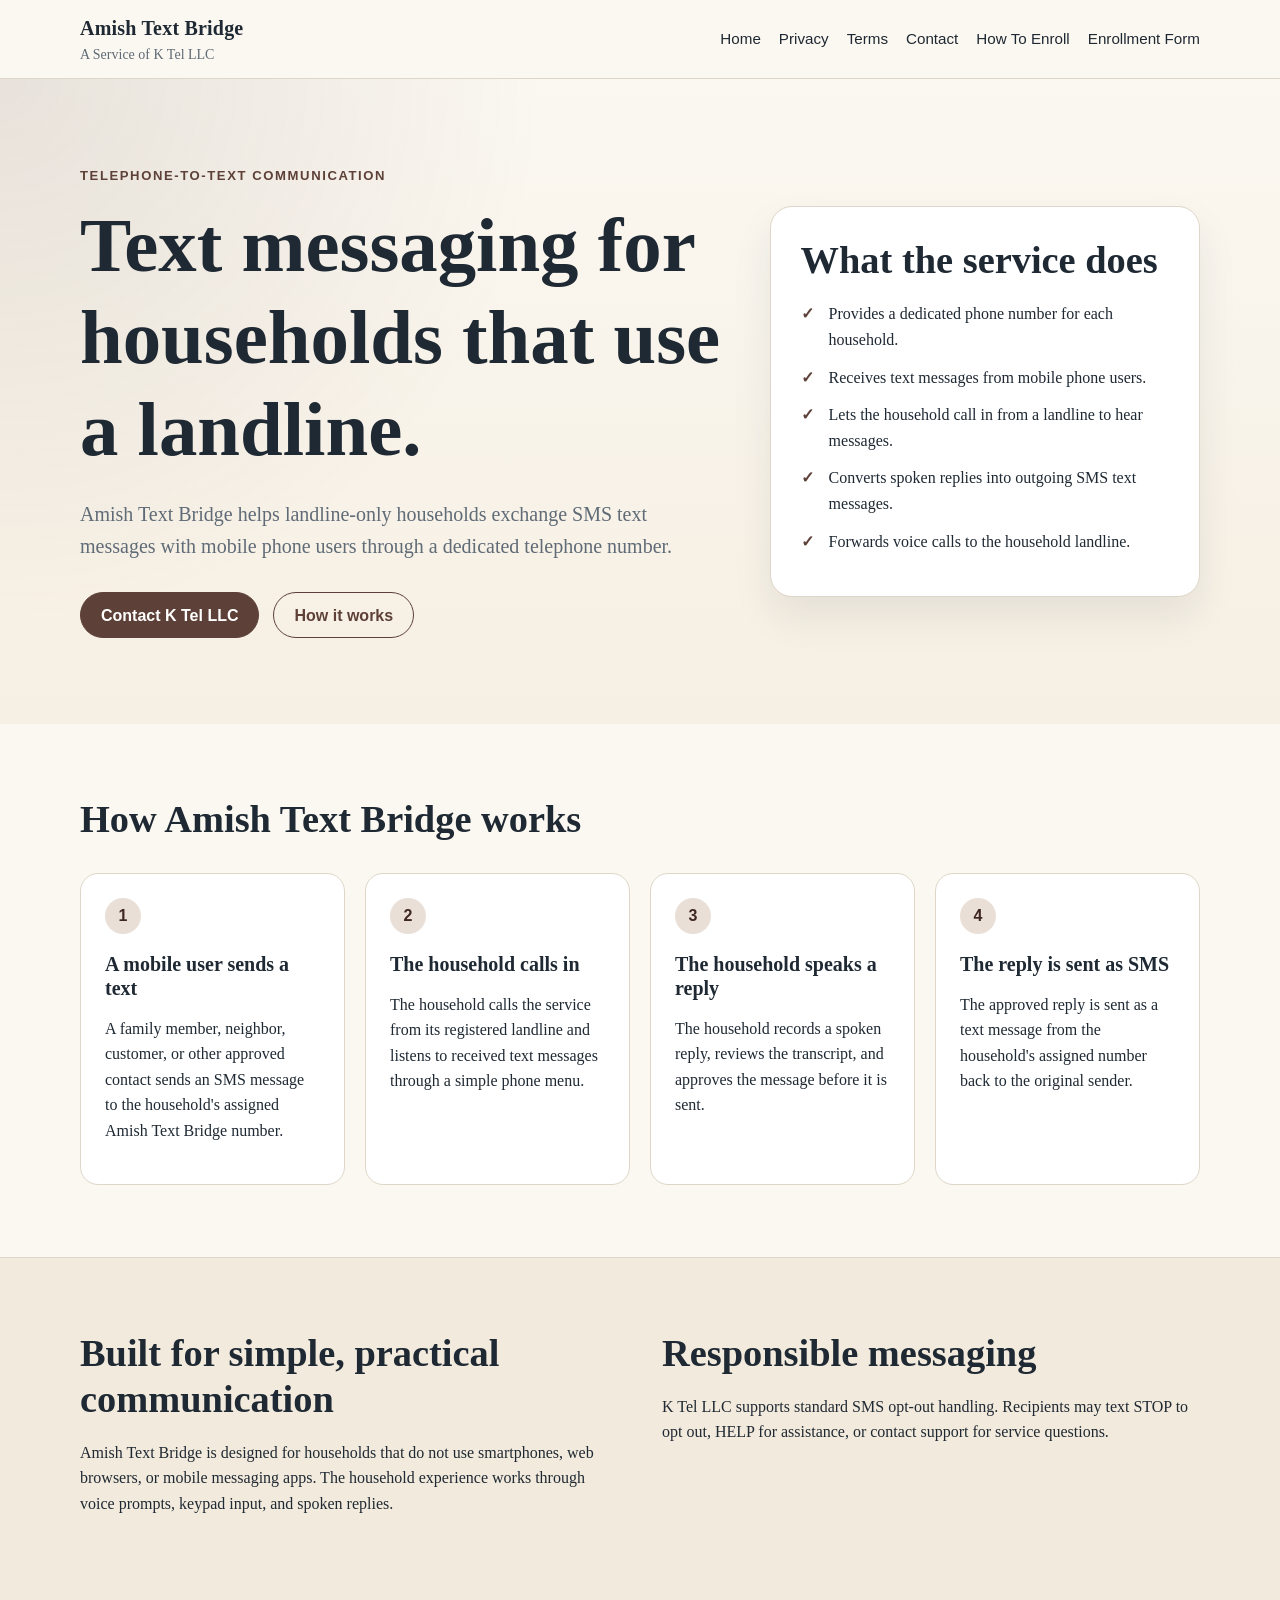
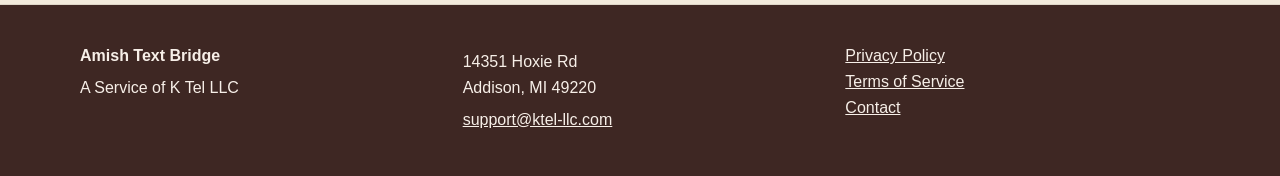
<file: index.html>
<!doctype html>
<html lang="en">
<head>
  <meta charset="utf-8">
  <meta name="viewport" content="width=device-width, initial-scale=1">
  <title>Amish Text Bridge | A Service of K Tel LLC</title>
  <meta name="description" content="Amish Text Bridge is a telephone-to-text communications service from K Tel LLC for landline-only households.">
  <link rel="stylesheet" href="styles.css">
</head>
<body>
  <header class="site-header">
    <div class="container nav-wrap">
      <a class="brand" href="index.html">
        <span class="brand-main">Amish Text Bridge</span>
        <span class="brand-sub">A Service of K Tel LLC</span>
      </a>
      <nav class="site-nav" aria-label="Main navigation">
        <a href="index.html">Home</a>
        <a href="privacy.html">Privacy</a>
        <a href="terms.html">Terms</a>
        <a href="contact.html">Contact</a>
        <a href="enrollment.html">How To Enroll</a>
        <a href="enrollment-form.html">Enrollment Form</a>
      </nav>
    </div>
  </header>

  <main>
    <section class="hero">
      <div class="container hero-grid">
        <div>
          <p class="eyebrow">Telephone-to-text communication</p>
          <h1>Text messaging for households that use a landline.</h1>
          <p class="lead">
            Amish Text Bridge helps landline-only households exchange SMS text messages
            with mobile phone users through a dedicated telephone number.
          </p>
          <div class="hero-actions">
            <a class="button" href="contact.html">Contact K Tel LLC</a>
            <a class="button button-secondary" href="#how-it-works">How it works</a>
          </div>
        </div>
        <div class="card">
          <h2>What the service does</h2>
          <ul class="check-list">
            <li>Provides a dedicated phone number for each household.</li>
            <li>Receives text messages from mobile phone users.</li>
            <li>Lets the household call in from a landline to hear messages.</li>
            <li>Converts spoken replies into outgoing SMS text messages.</li>
            <li>Forwards voice calls to the household landline.</li>
          </ul>
        </div>
      </div>
    </section>

    <section id="how-it-works" class="section">
      <div class="container">
        <h2>How Amish Text Bridge works</h2>
        <div class="steps">
          <div class="step">
            <span class="step-number">1</span>
            <h3>A mobile user sends a text</h3>
            <p>
              A family member, neighbor, customer, or other approved contact sends an SMS
              message to the household's assigned Amish Text Bridge number.
            </p>
          </div>
          <div class="step">
            <span class="step-number">2</span>
            <h3>The household calls in</h3>
            <p>
              The household calls the service from its registered landline and listens to
              received text messages through a simple phone menu.
            </p>
          </div>
          <div class="step">
            <span class="step-number">3</span>
            <h3>The household speaks a reply</h3>
            <p>
              The household records a spoken reply, reviews the transcript, and approves
              the message before it is sent.
            </p>
          </div>
          <div class="step">
            <span class="step-number">4</span>
            <h3>The reply is sent as SMS</h3>
            <p>
              The approved reply is sent as a text message from the household's assigned
              number back to the original sender.
            </p>
          </div>
        </div>
      </div>
    </section>

    <section class="section section-muted">
      <div class="container split">
        <div>
          <h2>Built for simple, practical communication</h2>
          <p>
            Amish Text Bridge is designed for households that do not use smartphones,
            web browsers, or mobile messaging apps. The household experience works
            through voice prompts, keypad input, and spoken replies.
          </p>
        </div>
        <div>
          <h2>Responsible messaging</h2>
          <p>
            K Tel LLC supports standard SMS opt-out handling. Recipients may text
            STOP to opt out, HELP for assistance, or contact support for service questions.
          </p>
        </div>
      </div>
    </section>
  </main>

  <footer class="site-footer">
    <div class="container footer-grid">
      <div>
        <strong>Amish Text Bridge</strong>
        <p>A Service of K Tel LLC</p>
      </div>
      <div>
        <p>14351 Hoxie Rd<br>Addison, MI 49220</p>
        <p><a href="mailto:support@ktel-llc.com">support@ktel-llc.com</a></p>
      </div>
      <div>
        <a href="privacy.html">Privacy Policy</a><br>
        <a href="terms.html">Terms of Service</a><br>
        <a href="contact.html">Contact</a>
      </div>
    </div>
  </footer>
</body>
</html>
</file>
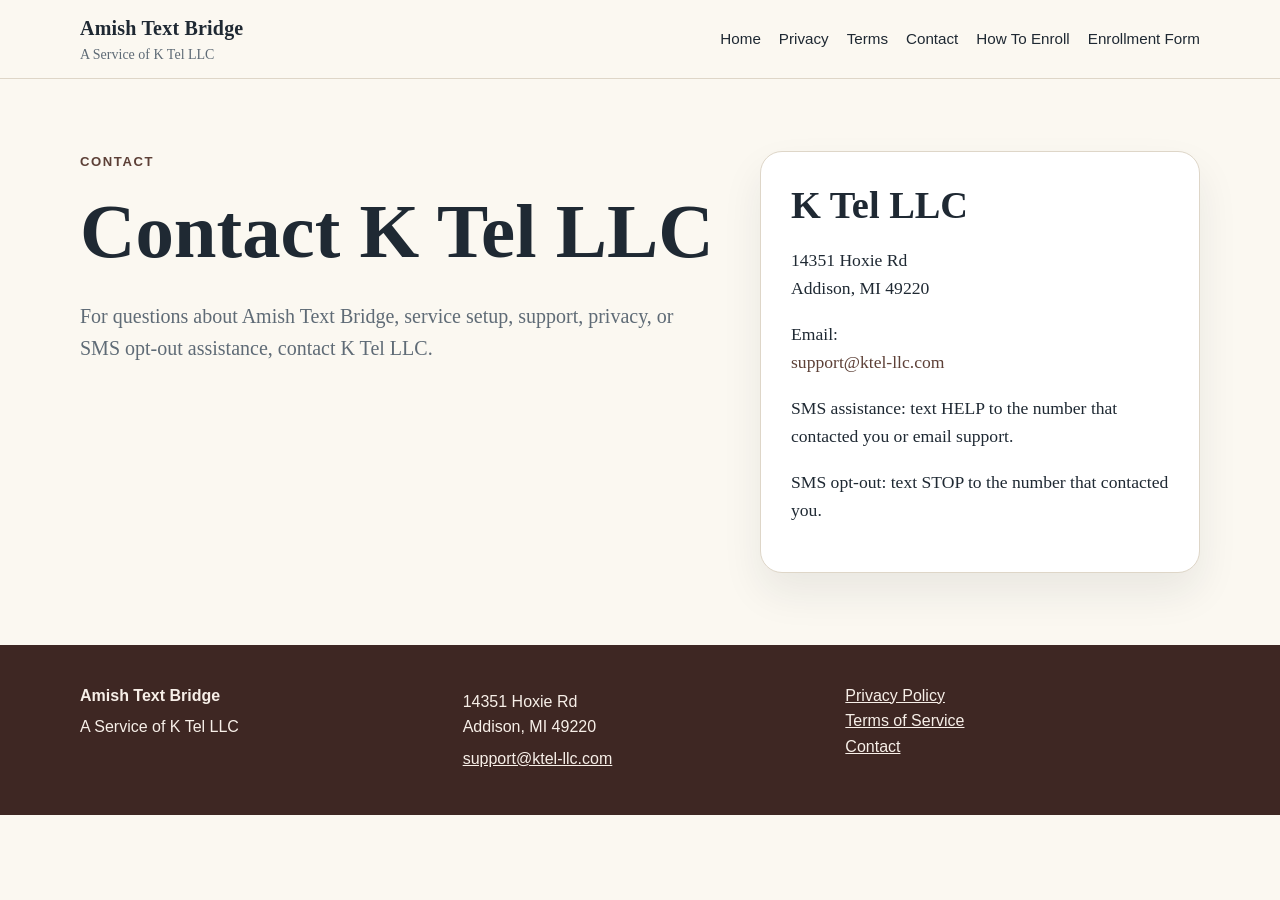
<file: contact.html>
<!doctype html>
<html lang="en">
<head>
  <meta charset="utf-8">
  <meta name="viewport" content="width=device-width, initial-scale=1">
  <title>Contact | Amish Text Bridge</title>
  <meta name="description" content="Contact K Tel LLC about Amish Text Bridge.">
  <link rel="stylesheet" href="styles.css">
</head>
<body>
  <header class="site-header">
    <div class="container nav-wrap">
      <a class="brand" href="index.html">
        <span class="brand-main">Amish Text Bridge</span>
        <span class="brand-sub">A Service of K Tel LLC</span>
      </a>
      <nav class="site-nav" aria-label="Main navigation">
        <a href="index.html">Home</a>
        <a href="privacy.html">Privacy</a>
        <a href="terms.html">Terms</a>
        <a href="contact.html">Contact</a>
        <a href="enrollment.html">How To Enroll</a>
        <a href="enrollment-form.html">Enrollment Form</a>
      </nav>
    </div>
  </header>

  <main class="section">
    <div class="container contact-grid">
      <div>
        <p class="eyebrow">Contact</p>
        <h1>Contact K Tel LLC</h1>
        <p class="lead">
          For questions about Amish Text Bridge, service setup, support, privacy,
          or SMS opt-out assistance, contact K Tel LLC.
        </p>
      </div>

      <div class="card contact-card">
        <h2>K Tel LLC</h2>
        <p>
          14351 Hoxie Rd<br>
          Addison, MI 49220
        </p>
        <p>
          Email:<br>
          <a href="mailto:support@ktel-llc.com">support@ktel-llc.com</a>
        </p>
        <p>
          SMS assistance: text HELP to the number that contacted you or email support.
        </p>
        <p>
          SMS opt-out: text STOP to the number that contacted you.
        </p>
      </div>
    </div>
  </main>

  <footer class="site-footer">
    <div class="container footer-grid">
      <div>
        <strong>Amish Text Bridge</strong>
        <p>A Service of K Tel LLC</p>
      </div>
      <div>
        <p>14351 Hoxie Rd<br>Addison, MI 49220</p>
        <p><a href="mailto:support@ktel-llc.com">support@ktel-llc.com</a></p>
      </div>
      <div>
        <a href="privacy.html">Privacy Policy</a><br>
        <a href="terms.html">Terms of Service</a><br>
        <a href="contact.html">Contact</a>
      </div>
    </div>
  </footer>
</body>
</html>
</file>
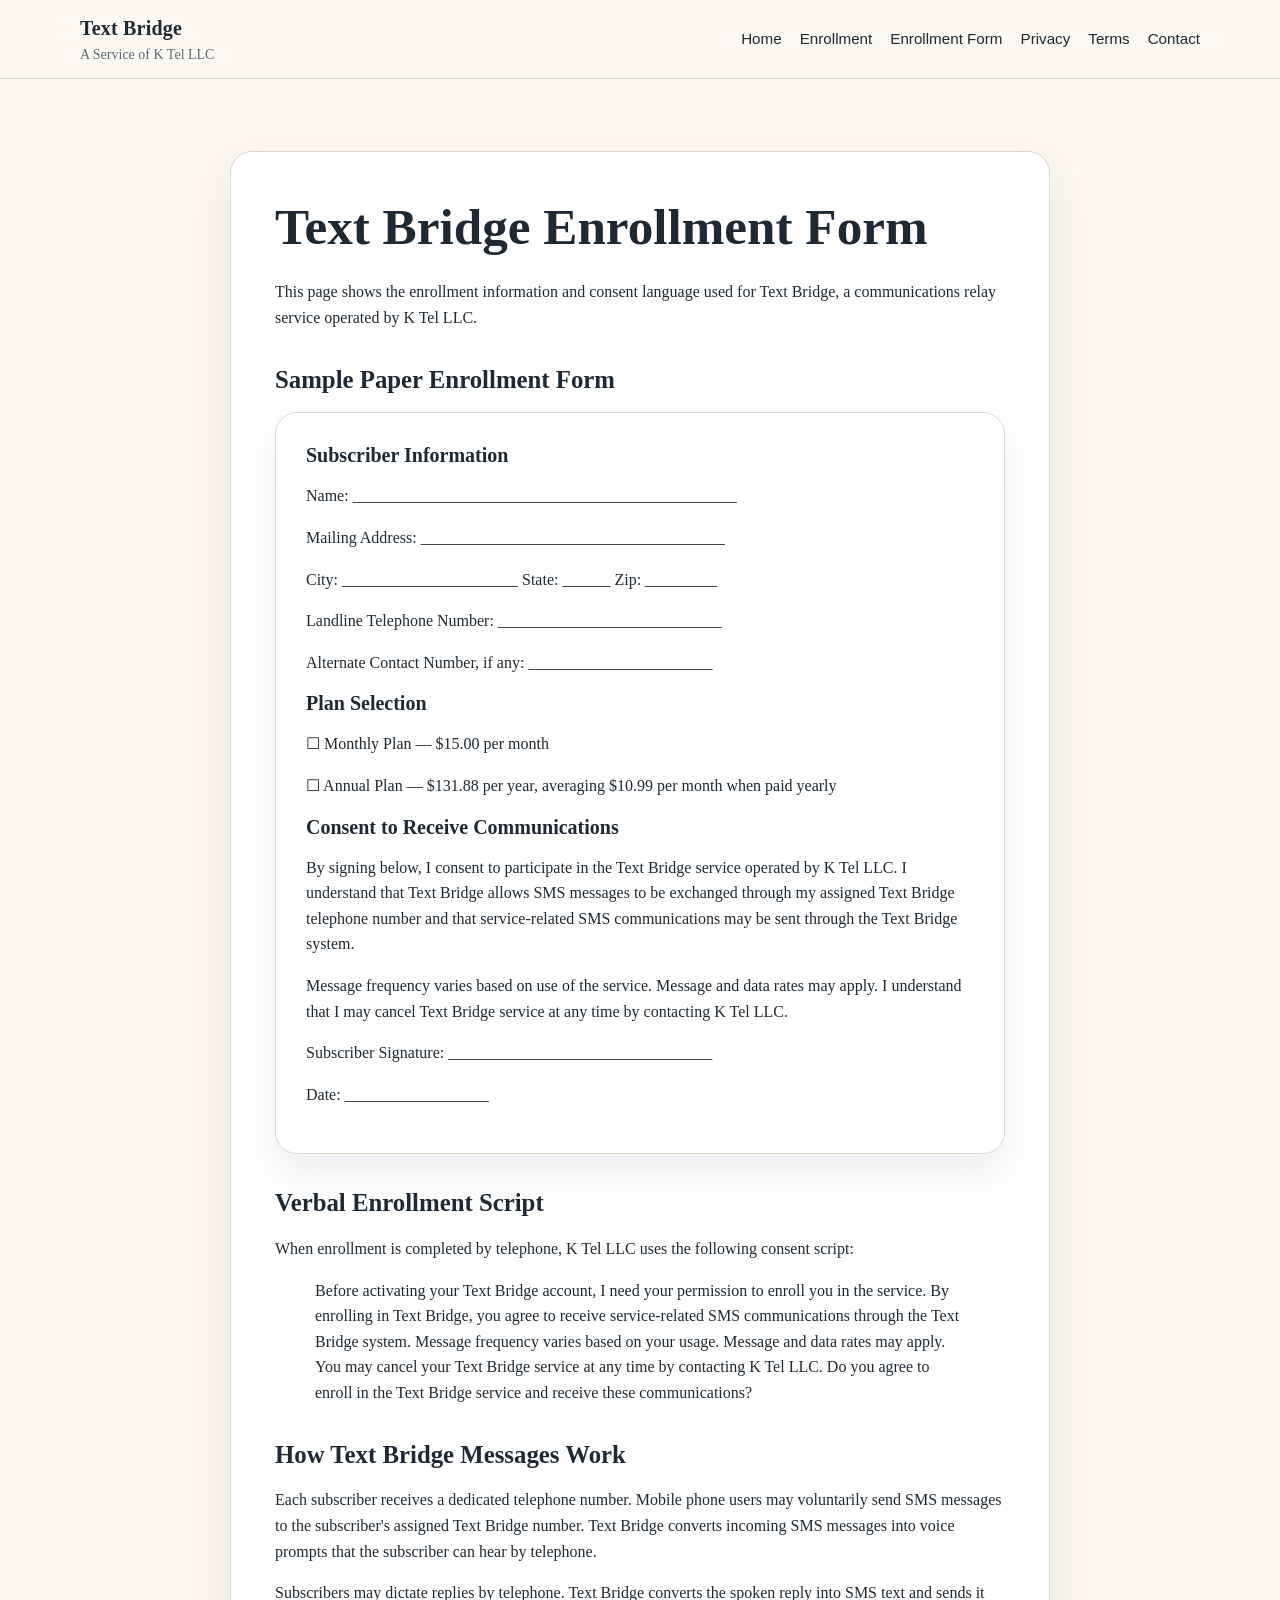
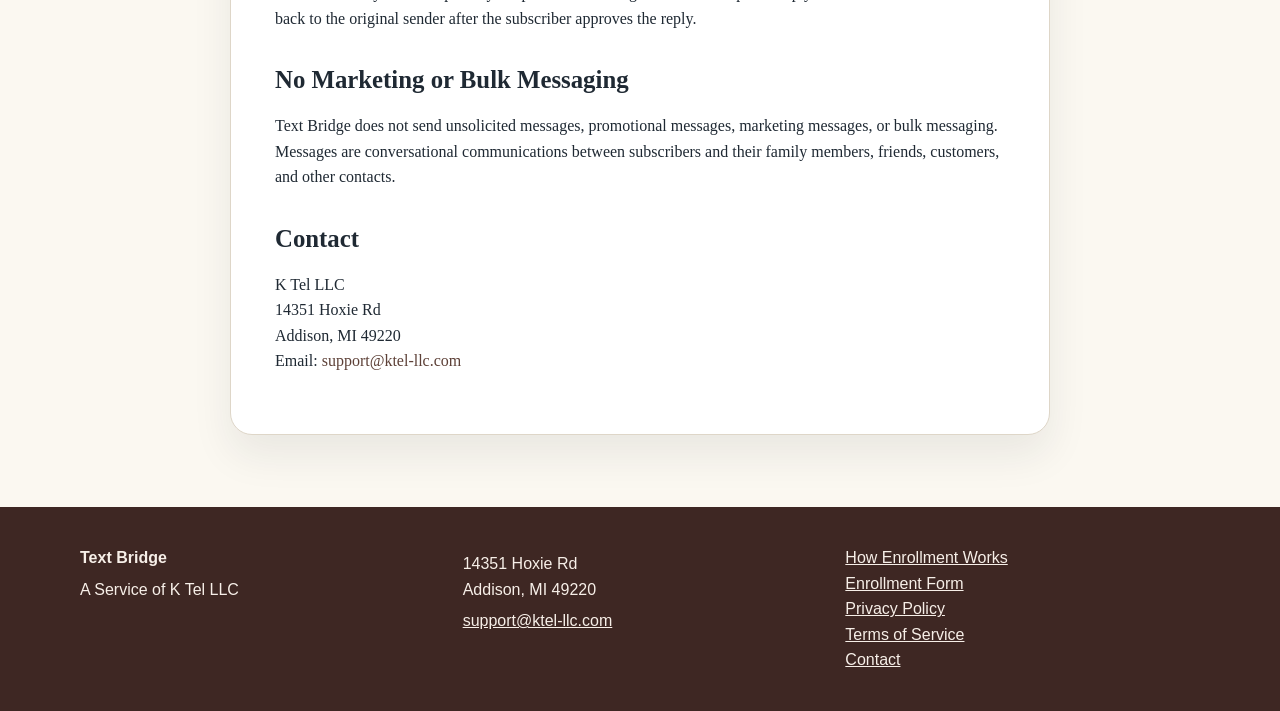
<file: enrollment-form.html>
<!doctype html>
<html lang="en">
<head>
  <meta charset="utf-8">
  <meta name="viewport" content="width=device-width, initial-scale=1">
  <title>Text Bridge Enrollment Form | K Tel LLC</title>
  <meta name="description" content="Sample Text Bridge enrollment form and consent language for K Tel LLC.">
  <link rel="stylesheet" href="styles.css">
</head>
<body>
  <header class="site-header">
    <div class="container nav-wrap">
      <a class="brand" href="index.html">
        <span class="brand-main">Text Bridge</span>
        <span class="brand-sub">A Service of K Tel LLC</span>
      </a>
      <nav class="site-nav" aria-label="Main navigation">
        <a href="index.html">Home</a>
        <a href="enrollment.html">Enrollment</a>
        <a href="enrollment-form.html">Enrollment Form</a>
        <a href="privacy.html">Privacy</a>
        <a href="terms.html">Terms</a>
        <a href="contact.html">Contact</a>
      </nav>
    </div>
  </header>

  <main class="section">
    <div class="container policy">
      <h1>Text Bridge Enrollment Form</h1>
      <p>
        This page shows the enrollment information and consent language used for Text Bridge,
        a communications relay service operated by K Tel LLC.
      </p>

      <h2>Sample Paper Enrollment Form</h2>

      <div class="card">
        <h3>Subscriber Information</h3>

        <p>Name: ________________________________________________</p>
        <p>Mailing Address: ______________________________________</p>
        <p>City: ______________________ State: ______ Zip: _________</p>
        <p>Landline Telephone Number: ____________________________</p>
        <p>Alternate Contact Number, if any: _______________________</p>

        <h3>Plan Selection</h3>
        <p>☐ Monthly Plan — $15.00 per month</p>
        <p>☐ Annual Plan — $131.88 per year, averaging $10.99 per month when paid yearly</p>

        <h3>Consent to Receive Communications</h3>
        <p>
          By signing below, I consent to participate in the Text Bridge service operated by
          K Tel LLC. I understand that Text Bridge allows SMS messages to be exchanged
          through my assigned Text Bridge telephone number and that service-related SMS
          communications may be sent through the Text Bridge system.
        </p>

        <p>
          Message frequency varies based on use of the service. Message and data rates may
          apply. I understand that I may cancel Text Bridge service at any time by contacting
          K Tel LLC.
        </p>

        <p>Subscriber Signature: _________________________________</p>
        <p>Date: __________________</p>
      </div>

      <h2>Verbal Enrollment Script</h2>
      <p>
        When enrollment is completed by telephone, K Tel LLC uses the following consent script:
      </p>

      <blockquote>
        Before activating your Text Bridge account, I need your permission to enroll you in
        the service. By enrolling in Text Bridge, you agree to receive service-related SMS
        communications through the Text Bridge system. Message frequency varies based on
        your usage. Message and data rates may apply. You may cancel your Text Bridge
        service at any time by contacting K Tel LLC. Do you agree to enroll in the Text
        Bridge service and receive these communications?
      </blockquote>

      <h2>How Text Bridge Messages Work</h2>
      <p>
        Each subscriber receives a dedicated telephone number. Mobile phone users may
        voluntarily send SMS messages to the subscriber's assigned Text Bridge number.
        Text Bridge converts incoming SMS messages into voice prompts that the subscriber
        can hear by telephone.
      </p>

      <p>
        Subscribers may dictate replies by telephone. Text Bridge converts the spoken reply
        into SMS text and sends it back to the original sender after the subscriber approves
        the reply.
      </p>

      <h2>No Marketing or Bulk Messaging</h2>
      <p>
        Text Bridge does not send unsolicited messages, promotional messages, marketing
        messages, or bulk messaging. Messages are conversational communications between
        subscribers and their family members, friends, customers, and other contacts.
      </p>

      <h2>Contact</h2>
      <p>
        K Tel LLC<br>
        14351 Hoxie Rd<br>
        Addison, MI 49220<br>
        Email: <a href="mailto:support@ktel-llc.com">support@ktel-llc.com</a>
      </p>
    </div>
  </main>

  <footer class="site-footer">
    <div class="container footer-grid">
      <div>
        <strong>Text Bridge</strong>
        <p>A Service of K Tel LLC</p>
      </div>
      <div>
        <p>14351 Hoxie Rd<br>Addison, MI 49220</p>
        <p><a href="mailto:support@ktel-llc.com">support@ktel-llc.com</a></p>
      </div>
      <div>
        <a href="enrollment.html">How Enrollment Works</a><br>
        <a href="enrollment-form.html">Enrollment Form</a><br>
        <a href="privacy.html">Privacy Policy</a><br>
        <a href="terms.html">Terms of Service</a><br>
        <a href="contact.html">Contact</a>
      </div>
    </div>
  </footer>
</body>
</html>
</file>
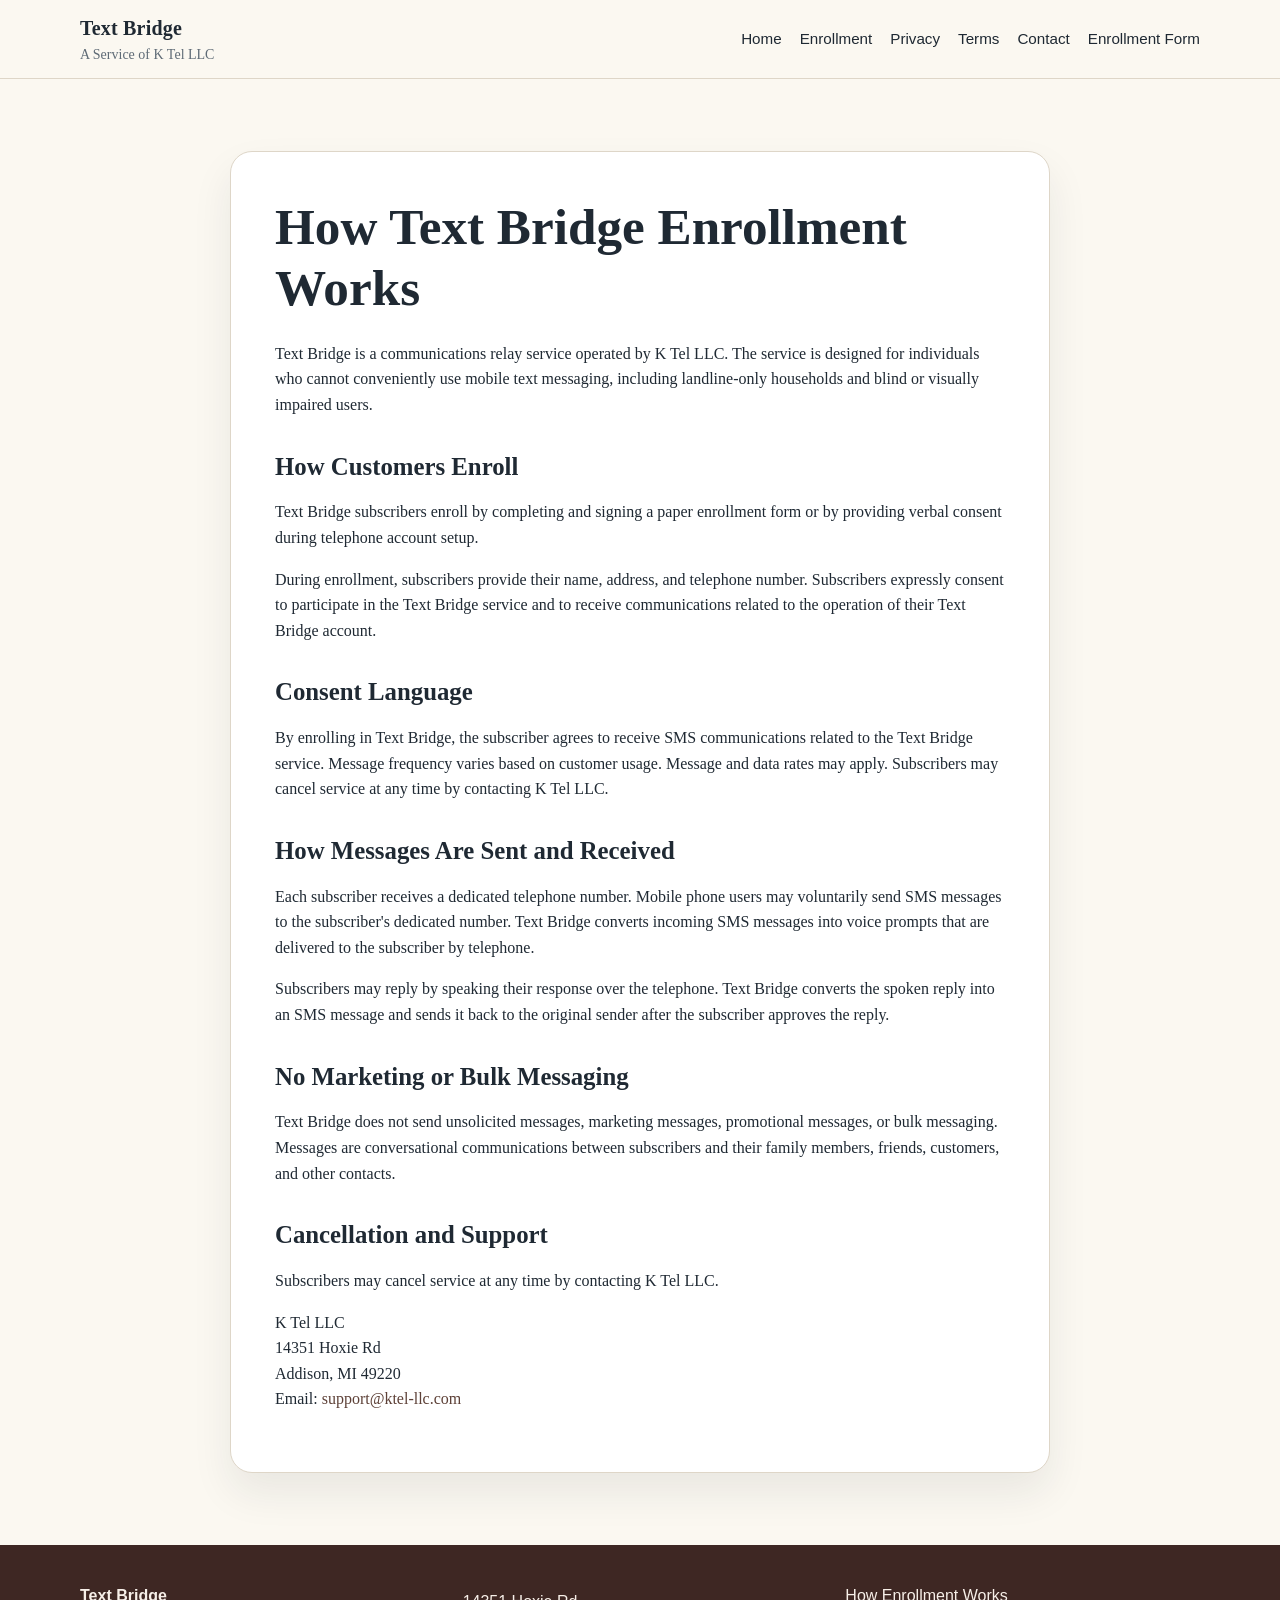
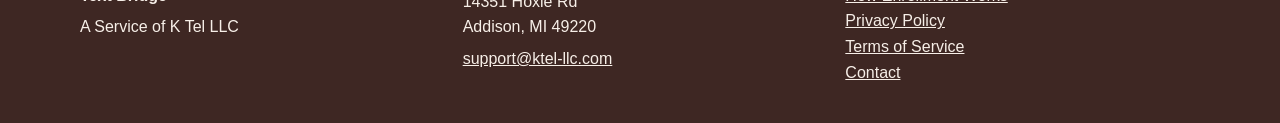
<file: enrollment.html>
<!doctype html>
<html lang="en">
<head>
  <meta charset="utf-8">
  <meta name="viewport" content="width=device-width, initial-scale=1">
  <title>How Enrollment Works | Text Bridge</title>
  <meta name="description" content="How customers enroll in Text Bridge, a service of K Tel LLC.">
  <link rel="stylesheet" href="styles.css">
</head>
<body>
  <header class="site-header">
    <div class="container nav-wrap">
      <a class="brand" href="index.html">
        <span class="brand-main">Text Bridge</span>
        <span class="brand-sub">A Service of K Tel LLC</span>
      </a>
      <nav class="site-nav" aria-label="Main navigation">
        <a href="index.html">Home</a>
        <a href="enrollment.html">Enrollment</a>
        <a href="privacy.html">Privacy</a>
        <a href="terms.html">Terms</a>
        <a href="contact.html">Contact</a>
         <a href="enrollment-form.html">Enrollment Form</a>
      </nav>
    </div>
  </header>

  <main class="section">
    <div class="container policy">
      <h1>How Text Bridge Enrollment Works</h1>

      <p>
        Text Bridge is a communications relay service operated by K Tel LLC. The service
        is designed for individuals who cannot conveniently use mobile text messaging,
        including landline-only households and blind or visually impaired users.
      </p>

      <h2>How Customers Enroll</h2>
      <p>
        Text Bridge subscribers enroll by completing and signing a paper enrollment form
        or by providing verbal consent during telephone account setup.
      </p>

      <p>
        During enrollment, subscribers provide their name, address, and telephone number.
        Subscribers expressly consent to participate in the Text Bridge service and to
        receive communications related to the operation of their Text Bridge account.
      </p>

      <h2>Consent Language</h2>
      <p>
        By enrolling in Text Bridge, the subscriber agrees to receive SMS communications
        related to the Text Bridge service. Message frequency varies based on customer
        usage. Message and data rates may apply. Subscribers may cancel service at any
        time by contacting K Tel LLC.
      </p>

      <h2>How Messages Are Sent and Received</h2>
      <p>
        Each subscriber receives a dedicated telephone number. Mobile phone users may
        voluntarily send SMS messages to the subscriber's dedicated number. Text Bridge
        converts incoming SMS messages into voice prompts that are delivered to the
        subscriber by telephone.
      </p>

      <p>
        Subscribers may reply by speaking their response over the telephone. Text Bridge
        converts the spoken reply into an SMS message and sends it back to the original
        sender after the subscriber approves the reply.
      </p>

      <h2>No Marketing or Bulk Messaging</h2>
      <p>
        Text Bridge does not send unsolicited messages, marketing messages, promotional
        messages, or bulk messaging. Messages are conversational communications between
        subscribers and their family members, friends, customers, and other contacts.
      </p>

      <h2>Cancellation and Support</h2>
      <p>
        Subscribers may cancel service at any time by contacting K Tel LLC.
      </p>

      <p>
        K Tel LLC<br>
        14351 Hoxie Rd<br>
        Addison, MI 49220<br>
        Email: <a href="mailto:support@ktel-llc.com">support@ktel-llc.com</a>
      </p>
    </div>
  </main>

  <footer class="site-footer">
    <div class="container footer-grid">
      <div>
        <strong>Text Bridge</strong>
        <p>A Service of K Tel LLC</p>
      </div>
      <div>
        <p>14351 Hoxie Rd<br>Addison, MI 49220</p>
        <p><a href="mailto:support@ktel-llc.com">support@ktel-llc.com</a></p>
      </div>
      <div>
        <a href="enrollment.html">How Enrollment Works</a><br>
        <a href="privacy.html">Privacy Policy</a><br>
        <a href="terms.html">Terms of Service</a><br>
        <a href="contact.html">Contact</a>
      </div>
    </div>
  </footer>
</body>
</html>
</file>
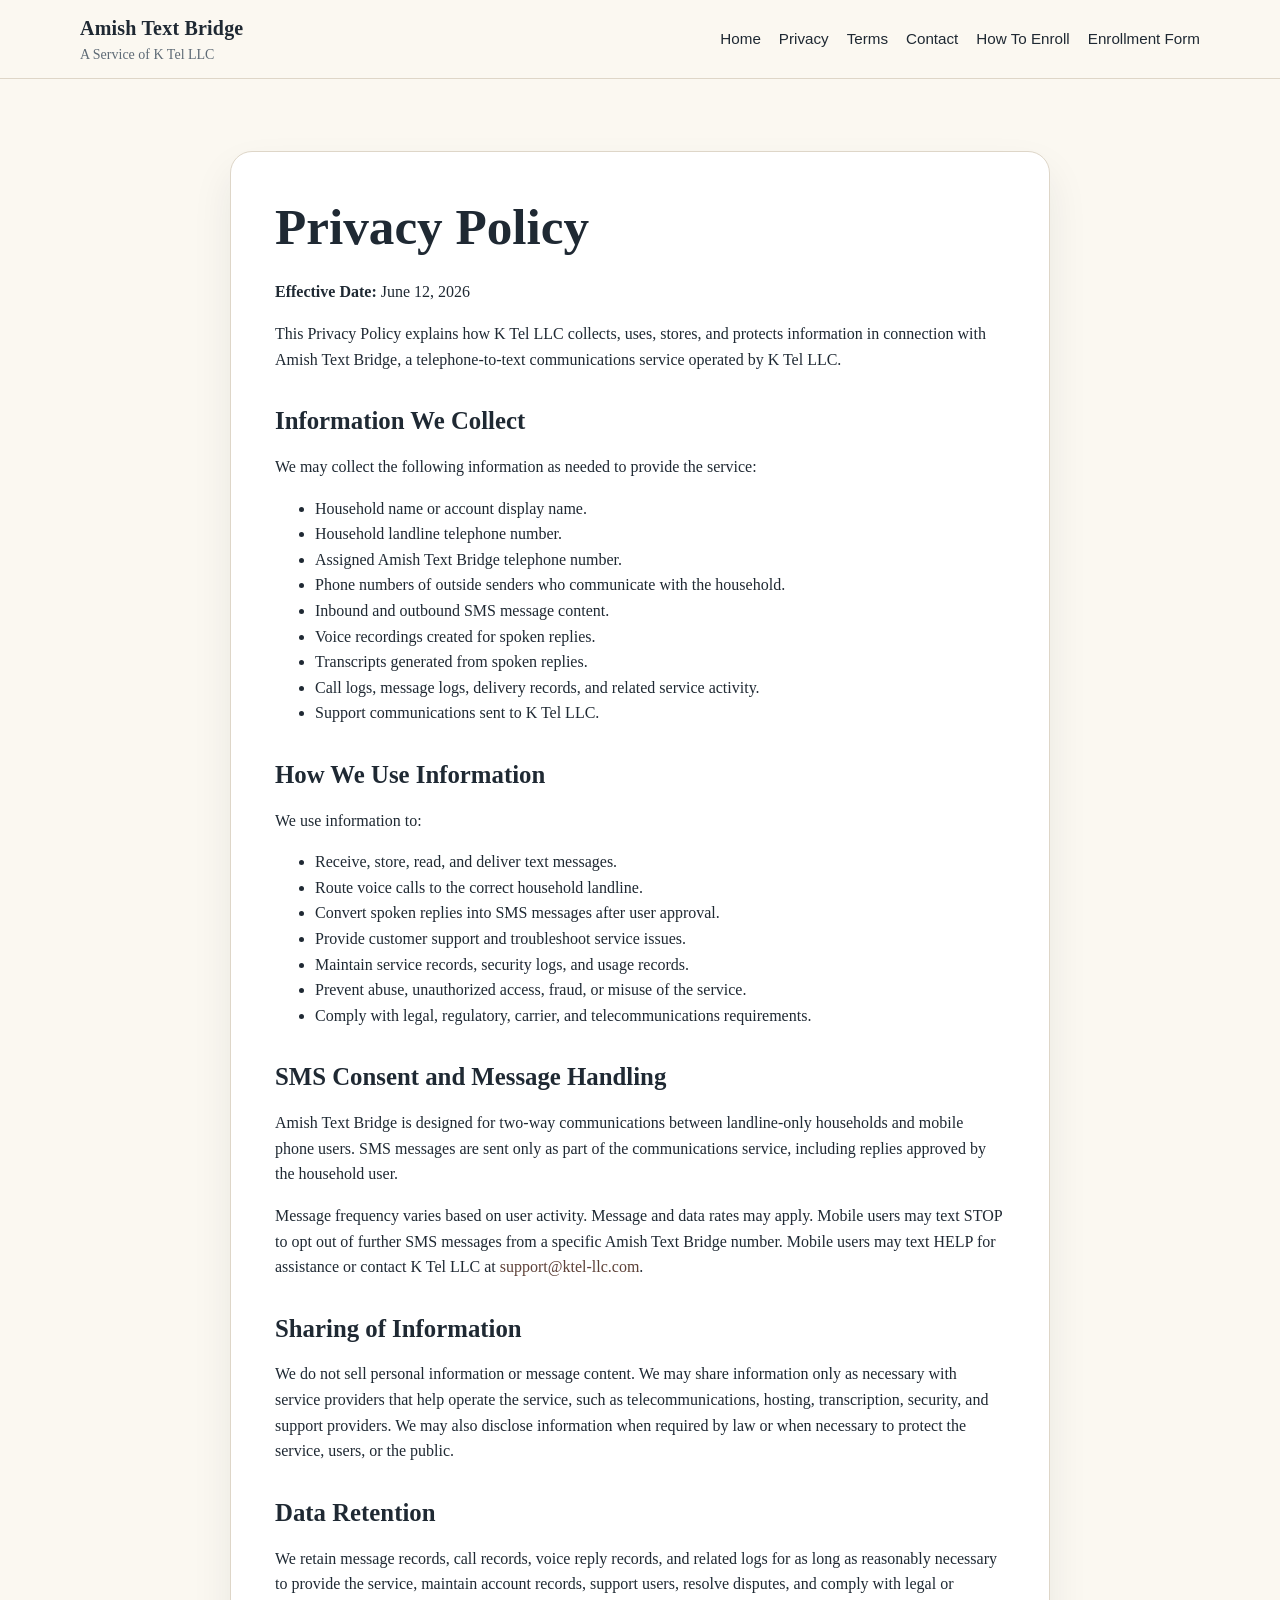
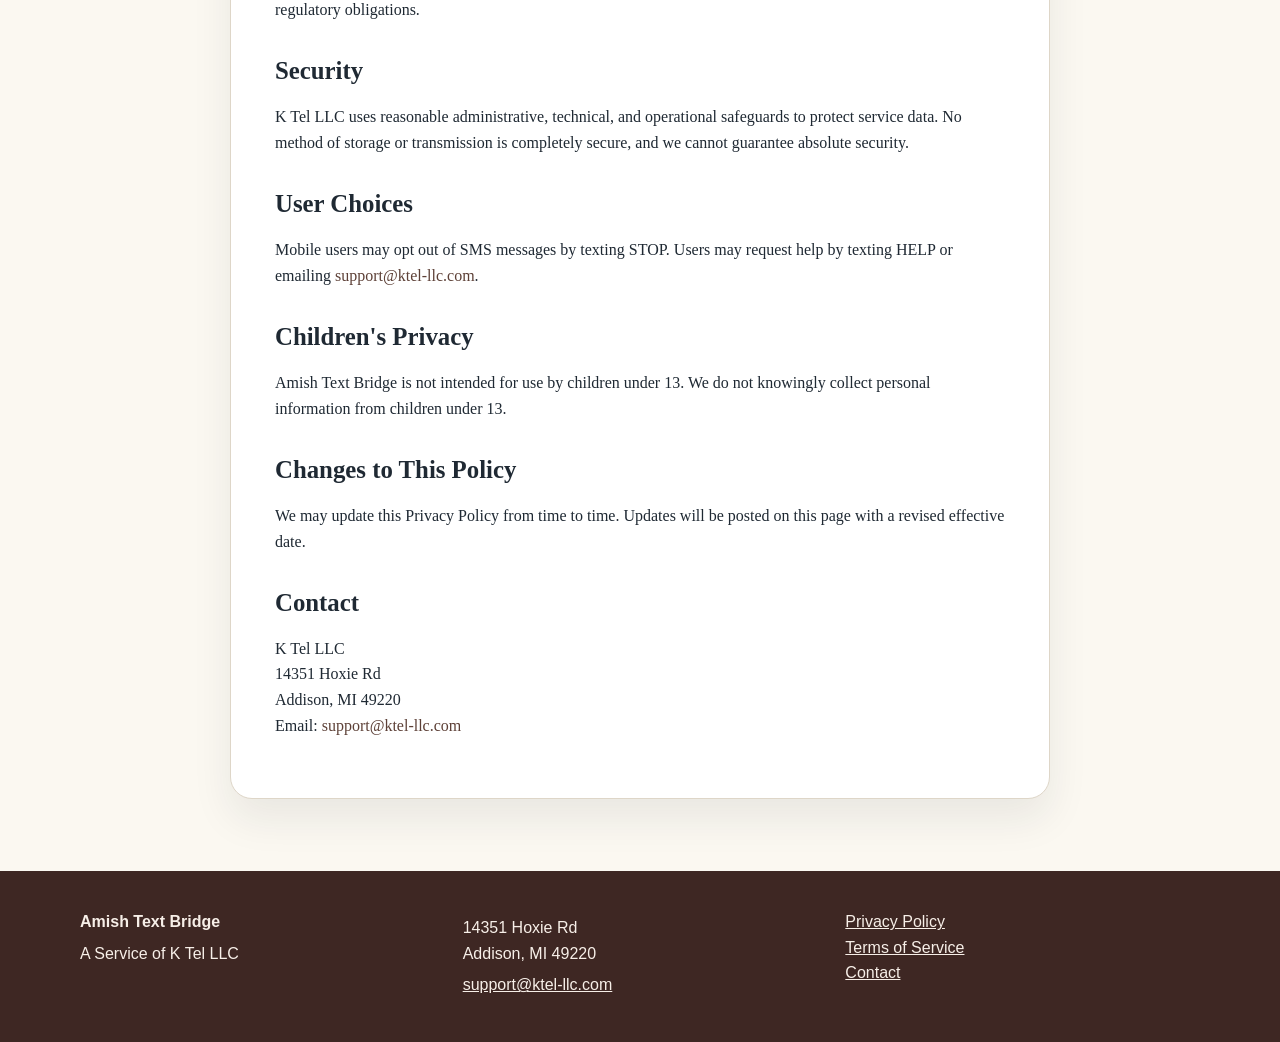
<file: privacy.html>
<!doctype html>
<html lang="en">
<head>
  <meta charset="utf-8">
  <meta name="viewport" content="width=device-width, initial-scale=1">
  <title>Privacy Policy | Amish Text Bridge</title>
  <meta name="description" content="Privacy Policy for Amish Text Bridge, a service of K Tel LLC.">
  <link rel="stylesheet" href="styles.css">
</head>
<body>
  <header class="site-header">
    <div class="container nav-wrap">
      <a class="brand" href="index.html">
        <span class="brand-main">Amish Text Bridge</span>
        <span class="brand-sub">A Service of K Tel LLC</span>
      </a>
      <nav class="site-nav" aria-label="Main navigation">
        <a href="index.html">Home</a>
        <a href="privacy.html">Privacy</a>
        <a href="terms.html">Terms</a>
        <a href="contact.html">Contact</a>
        <a href="enrollment.html">How To Enroll</a>
        <a href="enrollment-form.html">Enrollment Form</a>
      </nav>
    </div>
  </header>

  <main class="section">
    <div class="container policy">
      <h1>Privacy Policy</h1>
      <p><strong>Effective Date:</strong> June 12, 2026</p>

      <p>
        This Privacy Policy explains how K Tel LLC collects, uses, stores, and protects
        information in connection with Amish Text Bridge, a telephone-to-text communications
        service operated by K Tel LLC.
      </p>

      <h2>Information We Collect</h2>
      <p>We may collect the following information as needed to provide the service:</p>
      <ul>
        <li>Household name or account display name.</li>
        <li>Household landline telephone number.</li>
        <li>Assigned Amish Text Bridge telephone number.</li>
        <li>Phone numbers of outside senders who communicate with the household.</li>
        <li>Inbound and outbound SMS message content.</li>
        <li>Voice recordings created for spoken replies.</li>
        <li>Transcripts generated from spoken replies.</li>
        <li>Call logs, message logs, delivery records, and related service activity.</li>
        <li>Support communications sent to K Tel LLC.</li>
      </ul>

      <h2>How We Use Information</h2>
      <p>We use information to:</p>
      <ul>
        <li>Receive, store, read, and deliver text messages.</li>
        <li>Route voice calls to the correct household landline.</li>
        <li>Convert spoken replies into SMS messages after user approval.</li>
        <li>Provide customer support and troubleshoot service issues.</li>
        <li>Maintain service records, security logs, and usage records.</li>
        <li>Prevent abuse, unauthorized access, fraud, or misuse of the service.</li>
        <li>Comply with legal, regulatory, carrier, and telecommunications requirements.</li>
      </ul>

      <h2>SMS Consent and Message Handling</h2>
      <p>
        Amish Text Bridge is designed for two-way communications between landline-only
        households and mobile phone users. SMS messages are sent only as part of the
        communications service, including replies approved by the household user.
      </p>
      <p>
        Message frequency varies based on user activity. Message and data rates may apply.
        Mobile users may text STOP to opt out of further SMS messages from a specific
        Amish Text Bridge number. Mobile users may text HELP for assistance or contact
        K Tel LLC at <a href="mailto:support@ktel-llc.com">support@ktel-llc.com</a>.
      </p>

      <h2>Sharing of Information</h2>
      <p>
        We do not sell personal information or message content. We may share information
        only as necessary with service providers that help operate the service, such as
        telecommunications, hosting, transcription, security, and support providers.
        We may also disclose information when required by law or when necessary to protect
        the service, users, or the public.
      </p>

      <h2>Data Retention</h2>
      <p>
        We retain message records, call records, voice reply records, and related logs for
        as long as reasonably necessary to provide the service, maintain account records,
        support users, resolve disputes, and comply with legal or regulatory obligations.
      </p>

      <h2>Security</h2>
      <p>
        K Tel LLC uses reasonable administrative, technical, and operational safeguards to
        protect service data. No method of storage or transmission is completely secure,
        and we cannot guarantee absolute security.
      </p>

      <h2>User Choices</h2>
      <p>
        Mobile users may opt out of SMS messages by texting STOP. Users may request help
        by texting HELP or emailing <a href="mailto:support@ktel-llc.com">support@ktel-llc.com</a>.
      </p>

      <h2>Children's Privacy</h2>
      <p>
        Amish Text Bridge is not intended for use by children under 13. We do not knowingly
        collect personal information from children under 13.
      </p>

      <h2>Changes to This Policy</h2>
      <p>
        We may update this Privacy Policy from time to time. Updates will be posted on this
        page with a revised effective date.
      </p>

      <h2>Contact</h2>
      <p>
        K Tel LLC<br>
        14351 Hoxie Rd<br>
        Addison, MI 49220<br>
        Email: <a href="mailto:support@ktel-llc.com">support@ktel-llc.com</a>
      </p>
    </div>
  </main>

  <footer class="site-footer">
    <div class="container footer-grid">
      <div>
        <strong>Amish Text Bridge</strong>
        <p>A Service of K Tel LLC</p>
      </div>
      <div>
        <p>14351 Hoxie Rd<br>Addison, MI 49220</p>
        <p><a href="mailto:support@ktel-llc.com">support@ktel-llc.com</a></p>
      </div>
      <div>
        <a href="privacy.html">Privacy Policy</a><br>
        <a href="terms.html">Terms of Service</a><br>
        <a href="contact.html">Contact</a>
      </div>
    </div>
  </footer>
</body>
</html>
</file>
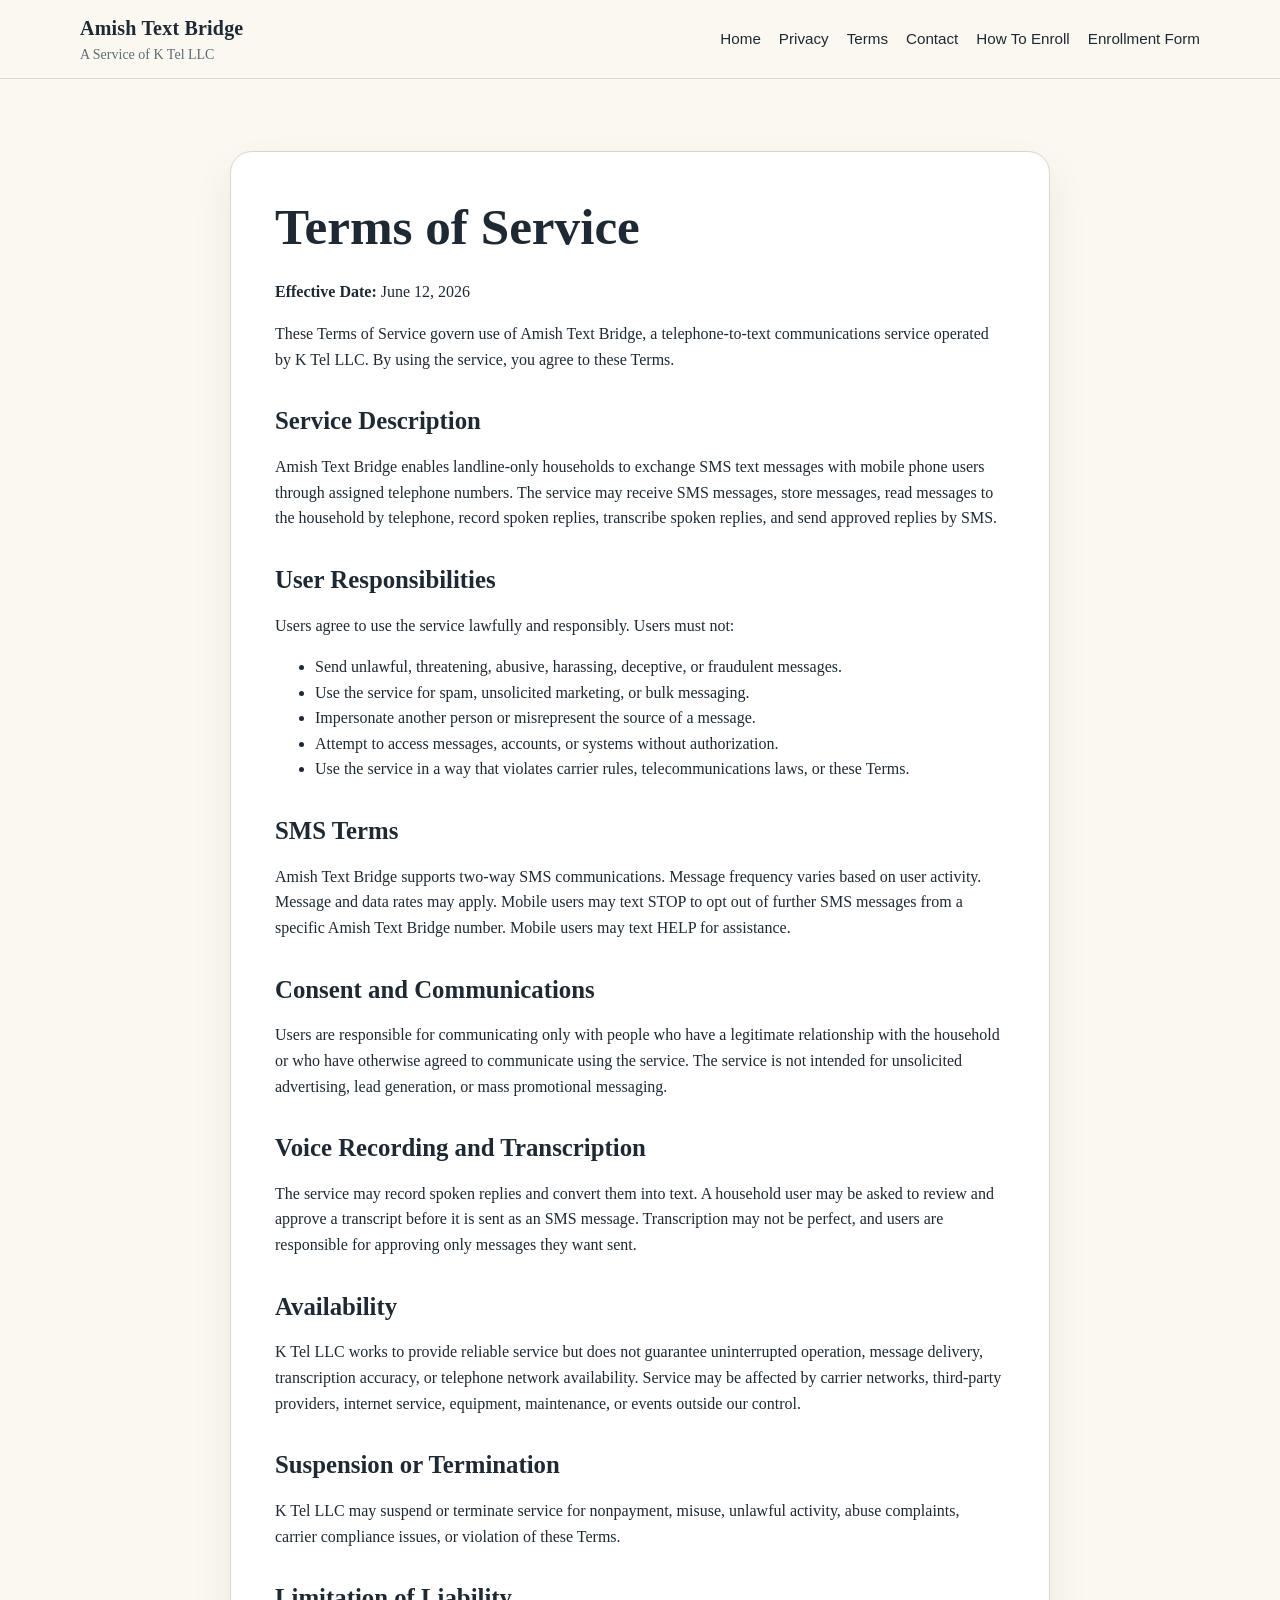
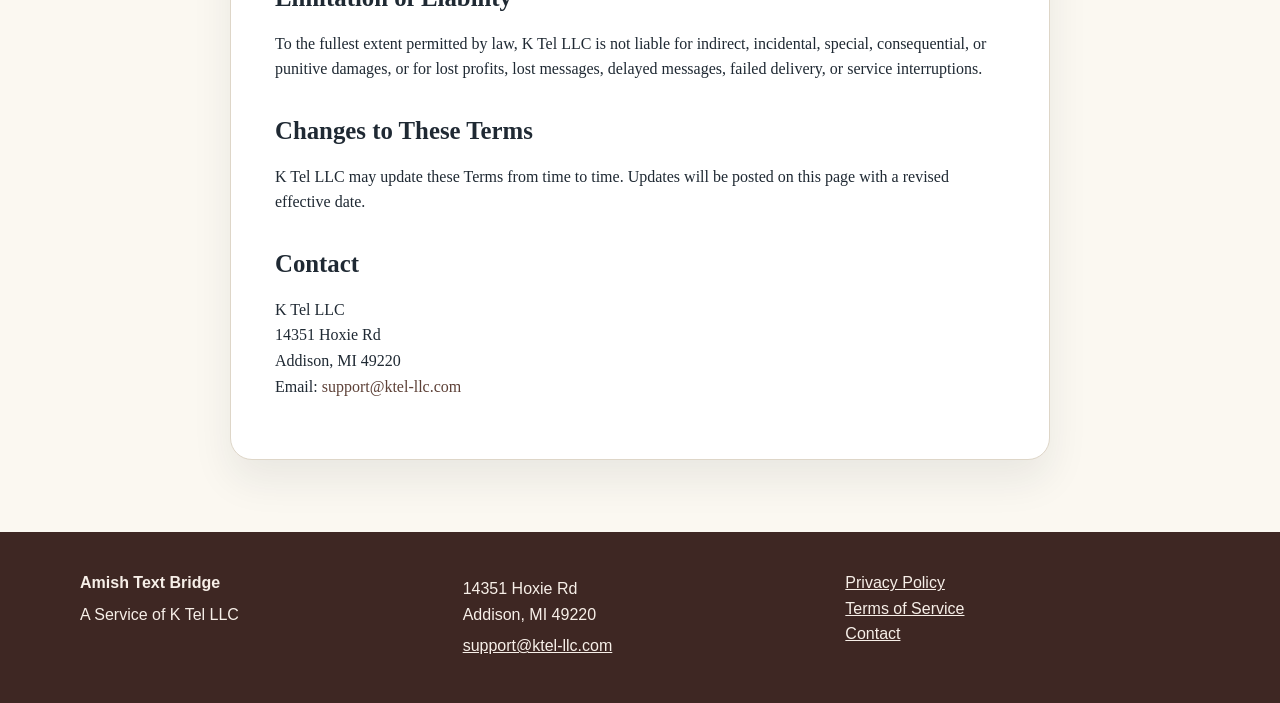
<file: terms.html>
<!doctype html>
<html lang="en">
<head>
  <meta charset="utf-8">
  <meta name="viewport" content="width=device-width, initial-scale=1">
  <title>Terms of Service | Amish Text Bridge</title>
  <meta name="description" content="Terms of Service for Amish Text Bridge, a service of K Tel LLC.">
  <link rel="stylesheet" href="styles.css">
</head>
<body>
  <header class="site-header">
    <div class="container nav-wrap">
      <a class="brand" href="index.html">
        <span class="brand-main">Amish Text Bridge</span>
        <span class="brand-sub">A Service of K Tel LLC</span>
      </a>
      <nav class="site-nav" aria-label="Main navigation">
        <a href="index.html">Home</a>
        <a href="privacy.html">Privacy</a>
        <a href="terms.html">Terms</a>
        <a href="contact.html">Contact</a>
        <a href="enrollment.html">How To Enroll</a>
        <a href="enrollment-form.html">Enrollment Form</a>
      </nav>
    </div>
  </header>

  <main class="section">
    <div class="container policy">
      <h1>Terms of Service</h1>
      <p><strong>Effective Date:</strong> June 12, 2026</p>

      <p>
        These Terms of Service govern use of Amish Text Bridge, a telephone-to-text
        communications service operated by K Tel LLC. By using the service, you agree
        to these Terms.
      </p>

      <h2>Service Description</h2>
      <p>
        Amish Text Bridge enables landline-only households to exchange SMS text messages
        with mobile phone users through assigned telephone numbers. The service may receive
        SMS messages, store messages, read messages to the household by telephone, record
        spoken replies, transcribe spoken replies, and send approved replies by SMS.
      </p>

      <h2>User Responsibilities</h2>
      <p>Users agree to use the service lawfully and responsibly. Users must not:</p>
      <ul>
        <li>Send unlawful, threatening, abusive, harassing, deceptive, or fraudulent messages.</li>
        <li>Use the service for spam, unsolicited marketing, or bulk messaging.</li>
        <li>Impersonate another person or misrepresent the source of a message.</li>
        <li>Attempt to access messages, accounts, or systems without authorization.</li>
        <li>Use the service in a way that violates carrier rules, telecommunications laws, or these Terms.</li>
      </ul>

      <h2>SMS Terms</h2>
      <p>
        Amish Text Bridge supports two-way SMS communications. Message frequency varies
        based on user activity. Message and data rates may apply. Mobile users may text
        STOP to opt out of further SMS messages from a specific Amish Text Bridge number.
        Mobile users may text HELP for assistance.
      </p>

      <h2>Consent and Communications</h2>
      <p>
        Users are responsible for communicating only with people who have a legitimate
        relationship with the household or who have otherwise agreed to communicate using
        the service. The service is not intended for unsolicited advertising, lead generation,
        or mass promotional messaging.
      </p>

      <h2>Voice Recording and Transcription</h2>
      <p>
        The service may record spoken replies and convert them into text. A household user
        may be asked to review and approve a transcript before it is sent as an SMS message.
        Transcription may not be perfect, and users are responsible for approving only
        messages they want sent.
      </p>

      <h2>Availability</h2>
      <p>
        K Tel LLC works to provide reliable service but does not guarantee uninterrupted
        operation, message delivery, transcription accuracy, or telephone network availability.
        Service may be affected by carrier networks, third-party providers, internet service,
        equipment, maintenance, or events outside our control.
      </p>

      <h2>Suspension or Termination</h2>
      <p>
        K Tel LLC may suspend or terminate service for nonpayment, misuse, unlawful activity,
        abuse complaints, carrier compliance issues, or violation of these Terms.
      </p>

      <h2>Limitation of Liability</h2>
      <p>
        To the fullest extent permitted by law, K Tel LLC is not liable for indirect,
        incidental, special, consequential, or punitive damages, or for lost profits,
        lost messages, delayed messages, failed delivery, or service interruptions.
      </p>

      <h2>Changes to These Terms</h2>
      <p>
        K Tel LLC may update these Terms from time to time. Updates will be posted on this
        page with a revised effective date.
      </p>

      <h2>Contact</h2>
      <p>
        K Tel LLC<br>
        14351 Hoxie Rd<br>
        Addison, MI 49220<br>
        Email: <a href="mailto:support@ktel-llc.com">support@ktel-llc.com</a>
      </p>
    </div>
  </main>

  <footer class="site-footer">
    <div class="container footer-grid">
      <div>
        <strong>Amish Text Bridge</strong>
        <p>A Service of K Tel LLC</p>
      </div>
      <div>
        <p>14351 Hoxie Rd<br>Addison, MI 49220</p>
        <p><a href="mailto:support@ktel-llc.com">support@ktel-llc.com</a></p>
      </div>
      <div>
        <a href="privacy.html">Privacy Policy</a><br>
        <a href="terms.html">Terms of Service</a><br>
        <a href="contact.html">Contact</a>
      </div>
    </div>
  </footer>
</body>
</html>
</file>
<file: styles.css>
* {
  box-sizing: border-box;
}

:root {
  --background: #fbf8f1;
  --surface: #ffffff;
  --surface-muted: #f2eadc;
  --text: #1f2933;
  --muted: #5f6b76;
  --border: #ded6c8;
  --accent: #5d4037;
  --accent-dark: #3e2723;
  --accent-soft: #eadfd6;
  --shadow: 0 20px 40px rgba(31, 41, 51, 0.08);
}

html {
  scroll-behavior: smooth;
}

body {
  margin: 0;
  font-family: Georgia, "Times New Roman", serif;
  color: var(--text);
  background: var(--background);
  line-height: 1.6;
}

a {
  color: var(--accent);
  text-decoration: none;
}

a:hover {
  text-decoration: underline;
}

.container {
  width: min(1120px, calc(100% - 40px));
  margin: 0 auto;
}

.site-header {
  background: rgba(251, 248, 241, 0.95);
  border-bottom: 1px solid var(--border);
  position: sticky;
  top: 0;
  z-index: 10;
  backdrop-filter: blur(8px);
}

.nav-wrap {
  min-height: 78px;
  display: flex;
  align-items: center;
  justify-content: space-between;
  gap: 24px;
}

.brand {
  display: inline-flex;
  flex-direction: column;
  color: var(--text);
}

.brand:hover {
  text-decoration: none;
}

.brand-main {
  font-size: 1.25rem;
  font-weight: 700;
  letter-spacing: 0.01em;
}

.brand-sub {
  font-size: 0.875rem;
  color: var(--muted);
}

.site-nav {
  display: flex;
  align-items: center;
  gap: 18px;
  font-family: Arial, Helvetica, sans-serif;
  font-size: 0.95rem;
}

.site-nav a {
  color: var(--text);
}

.hero {
  padding: 86px 0;
  background:
    radial-gradient(circle at top left, rgba(93, 64, 55, 0.12), transparent 34rem),
    linear-gradient(180deg, #fbf8f1 0%, #f6efe3 100%);
}

.hero-grid {
  display: grid;
  grid-template-columns: minmax(0, 1.2fr) minmax(300px, 0.8fr);
  gap: 44px;
  align-items: center;
}

.eyebrow {
  margin: 0 0 14px;
  color: var(--accent);
  font-family: Arial, Helvetica, sans-serif;
  font-size: 0.82rem;
  font-weight: 700;
  letter-spacing: 0.12em;
  text-transform: uppercase;
}

h1,
h2,
h3 {
  line-height: 1.2;
  margin-top: 0;
}

h1 {
  font-size: clamp(2.4rem, 6vw, 4.8rem);
  max-width: 820px;
  margin-bottom: 22px;
}

h2 {
  font-size: clamp(1.75rem, 3vw, 2.5rem);
  margin-bottom: 18px;
}

h3 {
  font-size: 1.25rem;
  margin-bottom: 10px;
}

.lead {
  font-size: 1.25rem;
  color: var(--muted);
  max-width: 740px;
}

.hero-actions {
  display: flex;
  flex-wrap: wrap;
  gap: 14px;
  margin-top: 30px;
}

.button {
  display: inline-flex;
  align-items: center;
  justify-content: center;
  min-height: 46px;
  padding: 0 20px;
  border-radius: 999px;
  background: var(--accent);
  color: #fff;
  font-family: Arial, Helvetica, sans-serif;
  font-weight: 700;
  border: 1px solid var(--accent);
}

.button:hover {
  background: var(--accent-dark);
  text-decoration: none;
}

.button-secondary {
  background: transparent;
  color: var(--accent);
}

.button-secondary:hover {
  background: var(--accent-soft);
  color: var(--accent-dark);
}

.card {
  background: var(--surface);
  border: 1px solid var(--border);
  border-radius: 22px;
  padding: 30px;
  box-shadow: var(--shadow);
}

.check-list {
  padding-left: 0;
  margin: 0;
  list-style: none;
}

.check-list li {
  position: relative;
  padding-left: 28px;
  margin: 12px 0;
}

.check-list li::before {
  content: "✓";
  position: absolute;
  left: 0;
  color: var(--accent);
  font-weight: 700;
}

.section {
  padding: 72px 0;
}

.section-muted {
  background: var(--surface-muted);
  border-top: 1px solid var(--border);
  border-bottom: 1px solid var(--border);
}

.steps {
  display: grid;
  grid-template-columns: repeat(4, minmax(0, 1fr));
  gap: 20px;
  margin-top: 30px;
}

.step {
  background: var(--surface);
  border: 1px solid var(--border);
  border-radius: 18px;
  padding: 24px;
}

.step-number {
  display: inline-flex;
  width: 36px;
  height: 36px;
  align-items: center;
  justify-content: center;
  border-radius: 999px;
  background: var(--accent-soft);
  color: var(--accent-dark);
  font-family: Arial, Helvetica, sans-serif;
  font-weight: 700;
  margin-bottom: 18px;
}

.split {
  display: grid;
  grid-template-columns: 1fr 1fr;
  gap: 44px;
}

.policy {
  max-width: 820px;
  background: var(--surface);
  border: 1px solid var(--border);
  border-radius: 22px;
  padding: 44px;
  box-shadow: var(--shadow);
}

.policy h1 {
  font-size: clamp(2rem, 5vw, 3.2rem);
}

.policy h2 {
  font-size: 1.55rem;
  margin-top: 34px;
}

.contact-grid {
  display: grid;
  grid-template-columns: minmax(0, 1fr) minmax(320px, 440px);
  gap: 44px;
  align-items: start;
}

.contact-card {
  font-size: 1.1rem;
}

.site-footer {
  padding: 38px 0;
  background: var(--accent-dark);
  color: #f7efe8;
  font-family: Arial, Helvetica, sans-serif;
}

.site-footer a {
  color: #f7efe8;
  text-decoration: underline;
}

.site-footer p {
  margin: 6px 0;
}

.footer-grid {
  display: grid;
  grid-template-columns: 1fr 1fr 1fr;
  gap: 28px;
}

@media (max-width: 860px) {
  .nav-wrap,
  .site-nav {
    align-items: flex-start;
  }

  .nav-wrap {
    flex-direction: column;
    padding: 18px 0;
  }

  .site-nav {
    flex-wrap: wrap;
  }

  .hero {
    padding: 58px 0;
  }

  .hero-grid,
  .split,
  .contact-grid,
  .footer-grid {
    grid-template-columns: 1fr;
  }

  .steps {
    grid-template-columns: 1fr 1fr;
  }
}

@media (max-width: 560px) {
  .container {
    width: min(100% - 28px, 1120px);
  }

  .steps {
    grid-template-columns: 1fr;
  }

  .policy,
  .card {
    padding: 24px;
  }

  .site-nav {
    gap: 12px;
  }
}
</file>
